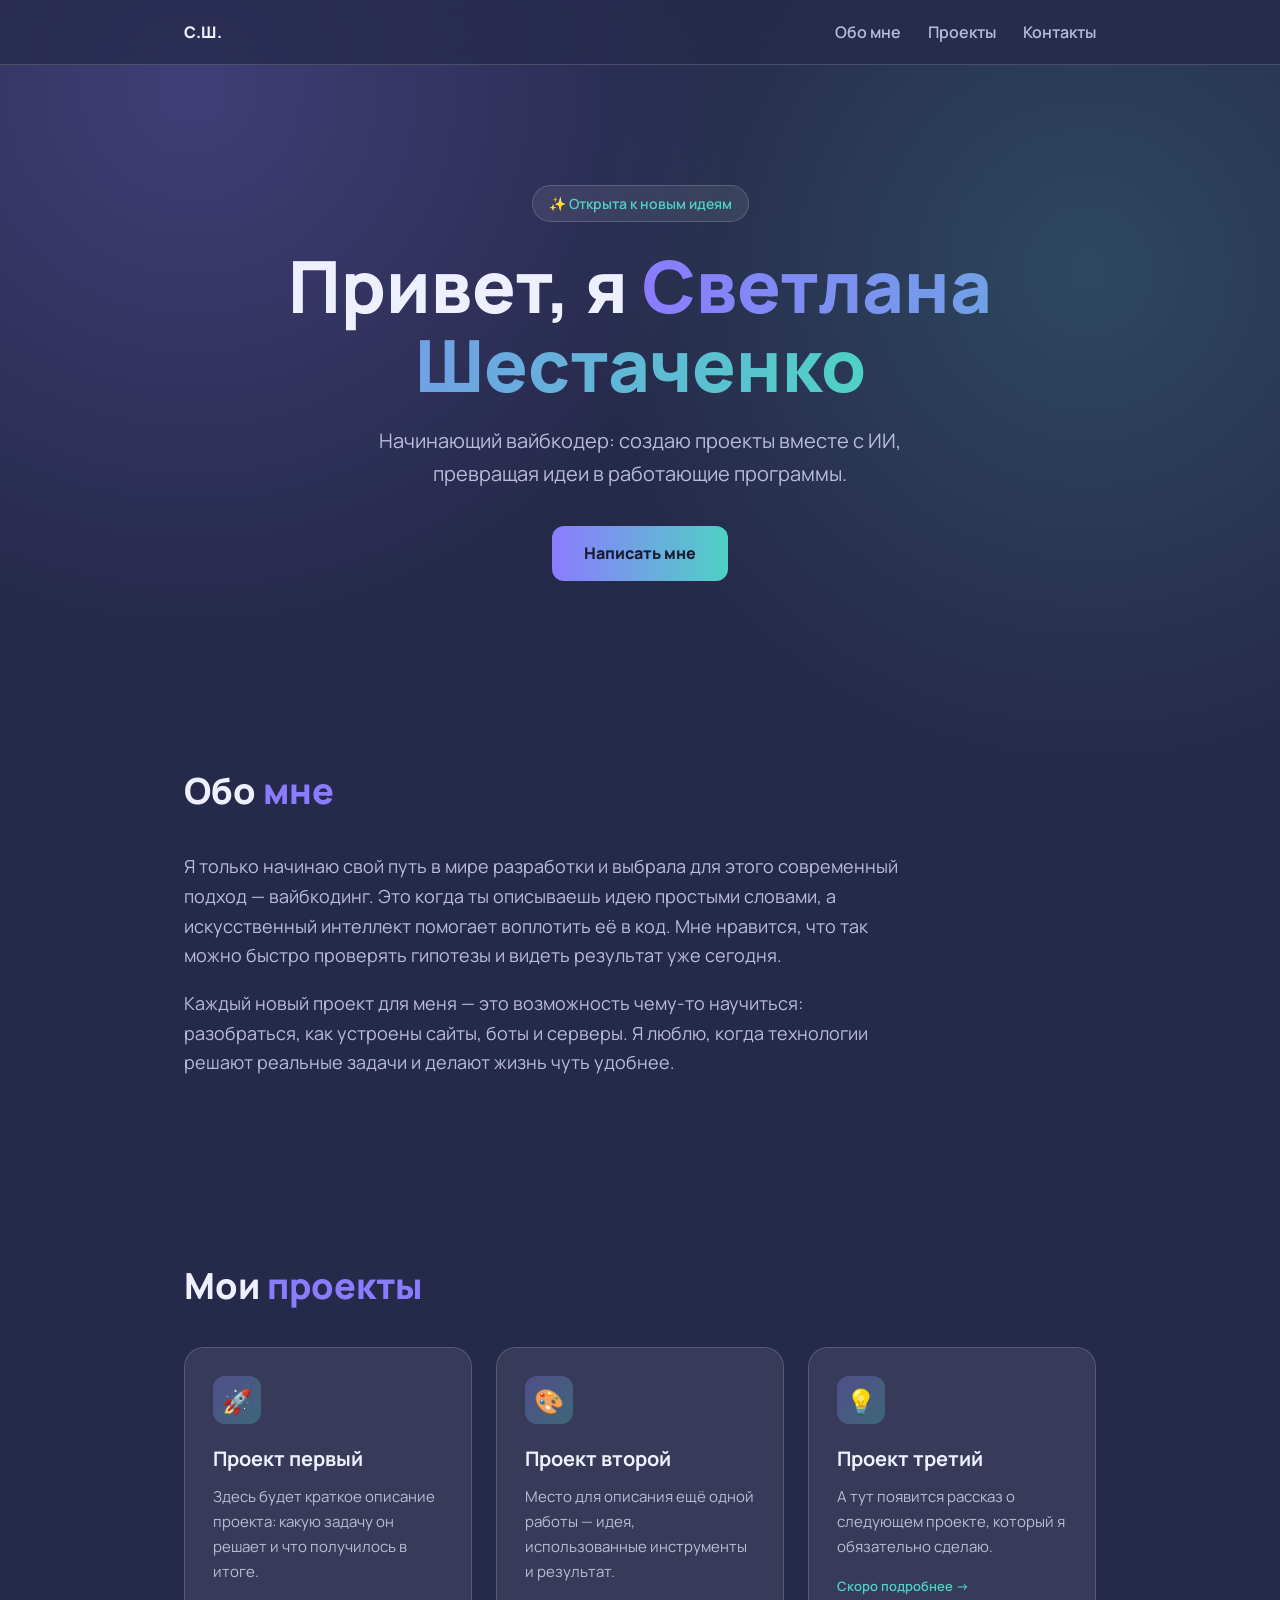
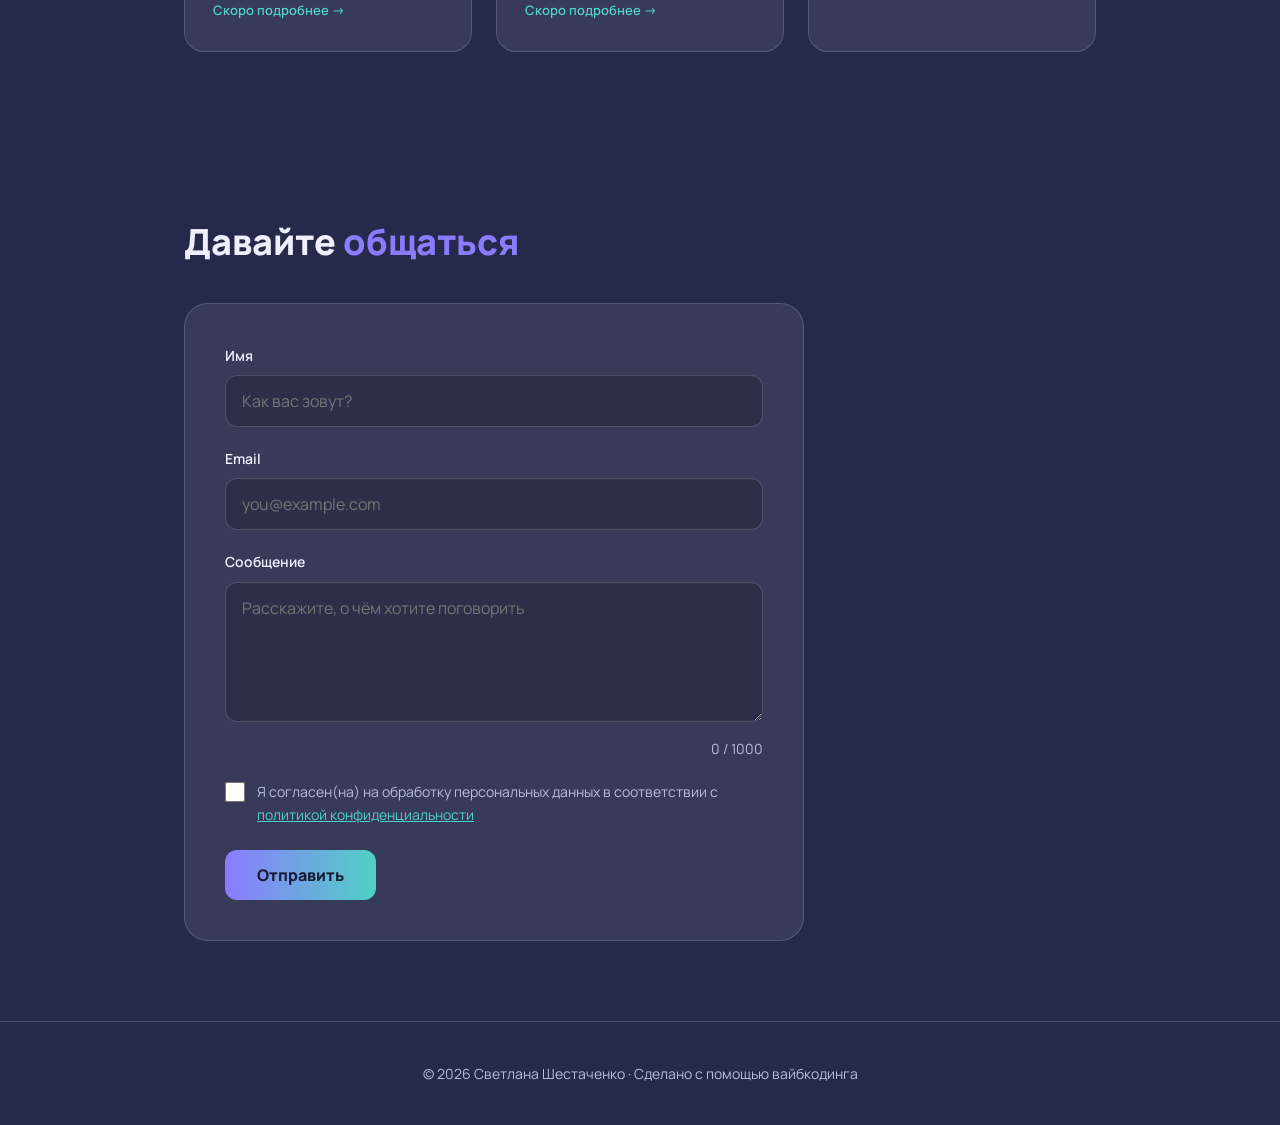
<file: index.html>
<!DOCTYPE html>
<html lang="ru">
<head>
<meta charset="UTF-8">
<meta name="viewport" content="width=device-width, initial-scale=1.0">
<title>Светлана Шестаченко — портфолио</title>
<link rel="preconnect" href="https://fonts.googleapis.com">
<link href="https://fonts.googleapis.com/css2?family=Manrope:wght@400;600;800&display=swap" rel="stylesheet">
<link rel="stylesheet" href="css/variables.css">
<link rel="stylesheet" href="css/base.css">
<link rel="stylesheet" href="css/sections/nav.css">
<link rel="stylesheet" href="css/sections/hero.css">
<link rel="stylesheet" href="css/sections/about.css">
<link rel="stylesheet" href="css/sections/projects.css">
<link rel="stylesheet" href="css/sections/contact.css">
<link rel="stylesheet" href="css/sections/footer.css">
</head>
<body>

<nav>
  <div class="container">
    <div class="logo">С.Ш.</div>
    <div class="links">
      <a href="#about">Обо мне</a>
      <a href="#projects">Проекты</a>
      <a href="#contact">Контакты</a>
    </div>
  </div>
</nav>

<header>
  <div class="container">
    <div class="badge">✨ Открыта к новым идеям</div>
    <h1>Привет, я <span class="gradient">Светлана Шестаченко</span></h1>
    <p>Начинающий вайбкодер: создаю проекты вместе с ИИ, превращая идеи в работающие программы.</p>
    <a href="#contact" class="btn">Написать мне</a>
  </div>
</header>

<section id="about" class="about">
  <div class="container">
    <h2>Обо <span>мне</span></h2>
    <p>Я только начинаю свой путь в мире разработки и выбрала для этого современный подход — вайбкодинг. Это когда ты описываешь идею простыми словами, а искусственный интеллект помогает воплотить её в код. Мне нравится, что так можно быстро проверять гипотезы и видеть результат уже сегодня.</p>
    <p>Каждый новый проект для меня — это возможность чему-то научиться: разобраться, как устроены сайты, боты и серверы. Я люблю, когда технологии решают реальные задачи и делают жизнь чуть удобнее.</p>
  </div>
</section>

<section id="projects">
  <div class="container">
    <h2>Мои <span>проекты</span></h2>
    <div class="grid">
      <div class="card">
        <div class="icon">🚀</div>
        <h3>Проект первый</h3>
        <p>Здесь будет краткое описание проекта: какую задачу он решает и что получилось в итоге.</p>
        <span class="tag">Скоро подробнее →</span>
      </div>
      <div class="card">
        <div class="icon">🎨</div>
        <h3>Проект второй</h3>
        <p>Место для описания ещё одной работы — идея, использованные инструменты и результат.</p>
        <span class="tag">Скоро подробнее →</span>
      </div>
      <div class="card">
        <div class="icon">💡</div>
        <h3>Проект третий</h3>
        <p>А тут появится рассказ о следующем проекте, который я обязательно сделаю.</p>
        <span class="tag">Скоро подробнее →</span>
      </div>
    </div>
  </div>
</section>

<section id="contact">
  <div class="container">
    <h2>Давайте <span>общаться</span></h2>
    <div class="contact-box">
      <form id="contact-form">
        <label for="name">Имя</label>
        <input type="text" id="name" name="name" placeholder="Как вас зовут?" maxlength="100" required>
        <label for="email">Email</label>
        <input type="email" id="email" name="email" placeholder="you@example.com" maxlength="200" required>
        <label for="message">Сообщение</label>
        <textarea id="message" name="message" placeholder="Расскажите, о чём хотите поговорить" required aria-describedby="message-counter message-error"></textarea>
        <div class="message-meta">
          <p class="message-error" id="message-error" role="alert" hidden>Сообщение слишком длинное: максимум 1000 символов</p>
          <span class="message-counter" id="message-counter">0 / 1000</span>
        </div>
        <div class="hp" aria-hidden="true">
          <label for="website">Сайт</label>
          <input type="text" id="website" name="website" tabindex="-1" autocomplete="off">
        </div>
        <label class="consent">
          <input type="checkbox" name="consent" required>
          <span>Я согласен(на) на обработку персональных данных в соответствии с <a href="privacy.html" target="_blank">политикой конфиденциальности</a></span>
        </label>
        <button type="submit" class="btn">Отправить</button>
        <p class="form-error" id="form-error" role="alert" hidden>Не получилось отправить. Попробуйте ещё раз чуть позже.</p>
      </form>
      <div class="thanks" id="thanks">
        <div class="big">💌</div>
        <h3>Спасибо за сообщение!</h3>
        <p>Я обязательно отвечу вам в ближайшее время.</p>
      </div>
    </div>
  </div>
</section>

<footer>
  © 2026 Светлана Шестаченко · Сделано с помощью вайбкодинга
</footer>

<script src="js/contact-form.js"></script>
</body>
</html>
</file>
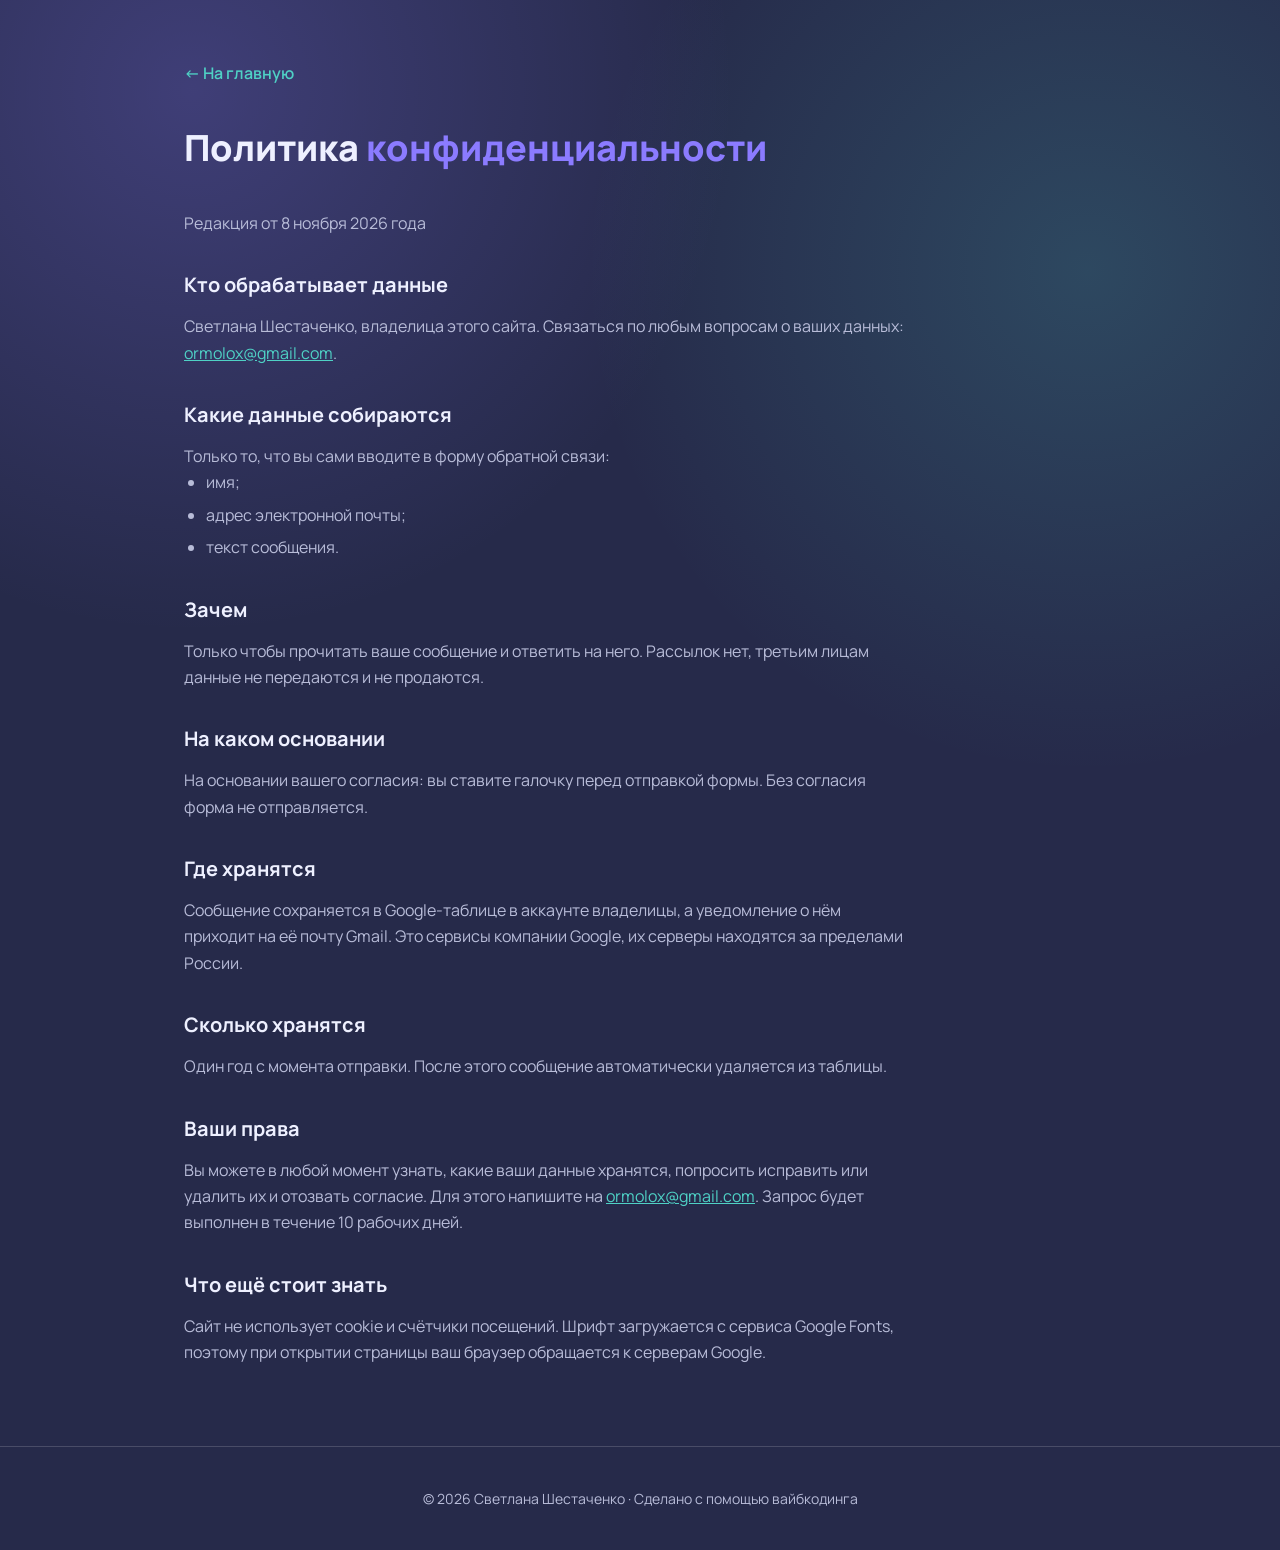
<file: privacy.html>
<!DOCTYPE html>
<html lang="ru">
<head>
<meta charset="UTF-8">
<meta name="viewport" content="width=device-width, initial-scale=1.0">
<title>Политика конфиденциальности — Светлана Шестаченко</title>
<link rel="preconnect" href="https://fonts.googleapis.com">
<link href="https://fonts.googleapis.com/css2?family=Manrope:wght@400;600;800&display=swap" rel="stylesheet">
<link rel="stylesheet" href="css/variables.css">
<link rel="stylesheet" href="css/base.css">
<link rel="stylesheet" href="css/sections/privacy.css">
<link rel="stylesheet" href="css/sections/footer.css">
</head>
<body>

<main class="privacy">
  <div class="container">
    <a href="index.html" class="back">← На главную</a>
    <h2>Политика <span>конфиденциальности</span></h2>
    <p class="updated">Редакция от 8 ноября 2026 года</p>

    <h3>Кто обрабатывает данные</h3>
    <p>Светлана Шестаченко, владелица этого сайта. Связаться по любым вопросам о ваших данных: <a href="mailto:ormolox@gmail.com">ormolox@gmail.com</a>.</p>

    <h3>Какие данные собираются</h3>
    <p>Только то, что вы сами вводите в форму обратной связи:</p>
    <ul>
      <li>имя;</li>
      <li>адрес электронной почты;</li>
      <li>текст сообщения.</li>
    </ul>

    <h3>Зачем</h3>
    <p>Только чтобы прочитать ваше сообщение и ответить на него. Рассылок нет, третьим лицам данные не передаются и не продаются.</p>

    <h3>На каком основании</h3>
    <p>На основании вашего согласия: вы ставите галочку перед отправкой формы. Без согласия форма не отправляется.</p>

    <h3>Где хранятся</h3>
    <p>Сообщение сохраняется в Google-таблице в аккаунте владелицы, а уведомление о нём приходит на её почту Gmail. Это сервисы компании Google, их серверы находятся за пределами России.</p>

    <h3>Сколько хранятся</h3>
    <p>Один год с момента отправки. После этого сообщение автоматически удаляется из таблицы.</p>

    <h3>Ваши права</h3>
    <p>Вы можете в любой момент узнать, какие ваши данные хранятся, попросить исправить или удалить их и отозвать согласие. Для этого напишите на <a href="mailto:ormolox@gmail.com">ormolox@gmail.com</a>. Запрос будет выполнен в течение 10 рабочих дней.</p>

    <h3>Что ещё стоит знать</h3>
    <p>Сайт не использует cookie и счётчики посещений. Шрифт загружается с сервиса Google Fonts, поэтому при открытии страницы ваш браузер обращается к серверам Google.</p>
  </div>
</main>

<footer>
  © 2026 Светлана Шестаченко · Сделано с помощью вайбкодинга
</footer>

</body>
</html>
</file>
<file: css/variables.css>
:root {
  --bg: #262a4a;
  --card: rgba(255,255,255,0.08);
  --border: rgba(255,255,255,0.16);
  --text: #eef0ff;
  --muted: #b8bcd8;
  --accent: #8b7bff;
  --accent2: #4fd1c5;
  --font: 'Manrope', system-ui, sans-serif;
}
</file>
<file: css/base.css>
* { box-sizing: border-box; margin: 0; padding: 0; }
html { scroll-behavior: smooth; }
body {
  font-family: var(--font);
  background: var(--bg);
  color: var(--text);
  line-height: 1.65;
  background-image:
    radial-gradient(circle at 15% 10%, rgba(139,123,255,0.25), transparent 40%),
    radial-gradient(circle at 85% 30%, rgba(79,209,197,0.18), transparent 40%);
  background-attachment: fixed;
}
.container { max-width: 960px; margin: 0 auto; padding: 0 24px; }

section { padding: 80px 0; }
h2 { font-size: 36px; font-weight: 800; margin-bottom: 32px; }
h2 span { color: var(--accent); }

.btn {
  display: inline-block; padding: 14px 32px; border-radius: 12px; border: none;
  background: linear-gradient(90deg, var(--accent), var(--accent2));
  color: #1a1c33; font-weight: 800; font-size: 16px; text-decoration: none; cursor: pointer;
  font-family: inherit; transition: transform .2s, box-shadow .2s;
}
.btn:hover { transform: translateY(-2px); box-shadow: 0 10px 30px rgba(139,123,255,0.35); }
</file>
<file: css/sections/nav.css>
nav {
  position: sticky; top: 0; z-index: 10;
  backdrop-filter: blur(12px);
  background: rgba(38,42,74,0.75);
  border-bottom: 1px solid var(--border);
}
nav .container { display: flex; justify-content: space-between; align-items: center; height: 64px; }
nav .logo { font-weight: 800; letter-spacing: 0.5px; }
nav .links a { color: var(--muted); text-decoration: none; margin-left: 24px; font-weight: 600; transition: color .2s; }
nav .links a:hover { color: var(--text); }

@media (max-width: 600px) {
  nav .links a { margin-left: 14px; font-size: 14px; }
}
</file>
<file: css/sections/hero.css>
header { padding: 120px 0 100px; text-align: center; }
.badge {
  display: inline-block; padding: 6px 16px; border-radius: 999px;
  border: 1px solid var(--border); background: var(--card);
  color: var(--accent2); font-size: 14px; font-weight: 600; margin-bottom: 24px;
}
h1 { font-size: clamp(40px, 7vw, 72px); font-weight: 800; line-height: 1.1; }
.gradient {
  background: linear-gradient(90deg, var(--accent), var(--accent2));
  -webkit-background-clip: text; background-clip: text; color: transparent;
}
header p { color: var(--muted); font-size: 20px; margin: 20px auto 36px; max-width: 560px; }

@media (max-width: 600px) {
  header { padding: 80px 0 60px; }
}
</file>
<file: css/sections/about.css>
.about p { color: var(--muted); font-size: 18px; margin-bottom: 18px; max-width: 720px; }
</file>
<file: css/sections/projects.css>
.grid { display: grid; grid-template-columns: repeat(auto-fit, minmax(260px, 1fr)); gap: 24px; }
.card {
  background: var(--card); border: 1px solid var(--border); border-radius: 20px;
  padding: 28px; transition: transform .25s, border-color .25s;
}
.card:hover { transform: translateY(-6px); border-color: var(--accent); }
.card .icon {
  width: 48px; height: 48px; border-radius: 12px; display: grid; place-items: center;
  font-size: 24px; margin-bottom: 18px;
  background: linear-gradient(135deg, rgba(139,123,255,0.3), rgba(79,209,197,0.3));
}
.card h3 { font-size: 20px; margin-bottom: 10px; }
.card p { color: var(--muted); font-size: 15px; }
.tag { display: inline-block; margin-top: 16px; font-size: 13px; color: var(--accent2); font-weight: 600; }
</file>
<file: css/sections/contact.css>
.contact-box {
  background: var(--card); border: 1px solid var(--border); border-radius: 24px;
  padding: 40px; max-width: 620px;
}
label { display: block; font-weight: 600; margin-bottom: 8px; font-size: 14px; }
input, textarea {
  width: 100%; padding: 14px 16px; margin-bottom: 20px; border-radius: 12px;
  border: 1px solid var(--border); background: rgba(0,0,0,0.18); color: var(--text);
  font-family: inherit; font-size: 16px; transition: border-color .2s;
}
input:focus, textarea:focus { outline: none; border-color: var(--accent); }
textarea { min-height: 140px; resize: vertical; }
#message { margin-bottom: 8px; }
.message-meta {
  display: flex; gap: 16px; justify-content: space-between; align-items: flex-start;
  margin-bottom: 20px; font-size: 14px;
}
.message-error { color: #ff9b9b; }
.message-counter { margin-left: auto; color: var(--muted); white-space: nowrap; }
.message-counter.over { color: #ff9b9b; font-weight: 600; }
.consent {
  display: flex; gap: 12px; align-items: flex-start; margin-bottom: 24px;
  font-weight: 400; color: var(--muted); cursor: pointer;
}
.consent input { width: 20px; height: 20px; margin: 2px 0 0; flex-shrink: 0; accent-color: var(--accent); cursor: pointer; }
.consent a { color: var(--accent2); }
.hp { position: absolute; left: -9999px; width: 1px; height: 1px; overflow: hidden; }
#contact-form .btn:disabled { opacity: .6; cursor: wait; transform: none; box-shadow: none; }
.form-error { margin-top: 16px; color: #ff9b9b; }
.thanks { display: none; text-align: center; padding: 30px 0; }
.thanks .big { font-size: 48px; }
.thanks h3 { font-size: 26px; margin: 10px 0; }
.thanks p { color: var(--muted); }

@media (max-width: 600px) {
  .contact-box { padding: 24px; }
}
</file>
<file: css/sections/footer.css>
footer { text-align: center; padding: 40px 0; color: var(--muted); font-size: 14px; border-top: 1px solid var(--border); }
</file>
<file: css/sections/privacy.css>
.privacy { padding: 60px 0 80px; }
.privacy .back { display: inline-block; margin-bottom: 32px; color: var(--accent2); text-decoration: none; font-weight: 600; }
.privacy .back:hover { text-decoration: underline; }
.privacy .updated { color: var(--muted); margin-bottom: 32px; }
.privacy h3 { font-size: 20px; margin: 32px 0 12px; }
.privacy p, .privacy li { color: var(--muted); max-width: 720px; }
.privacy ul { padding-left: 22px; }
.privacy li { margin-bottom: 6px; }
.privacy a { color: var(--accent2); }

@media (max-width: 600px) {
  .privacy { padding: 40px 0 60px; }
  .privacy h2 { font-size: 28px; overflow-wrap: anywhere; }
}
</file>
